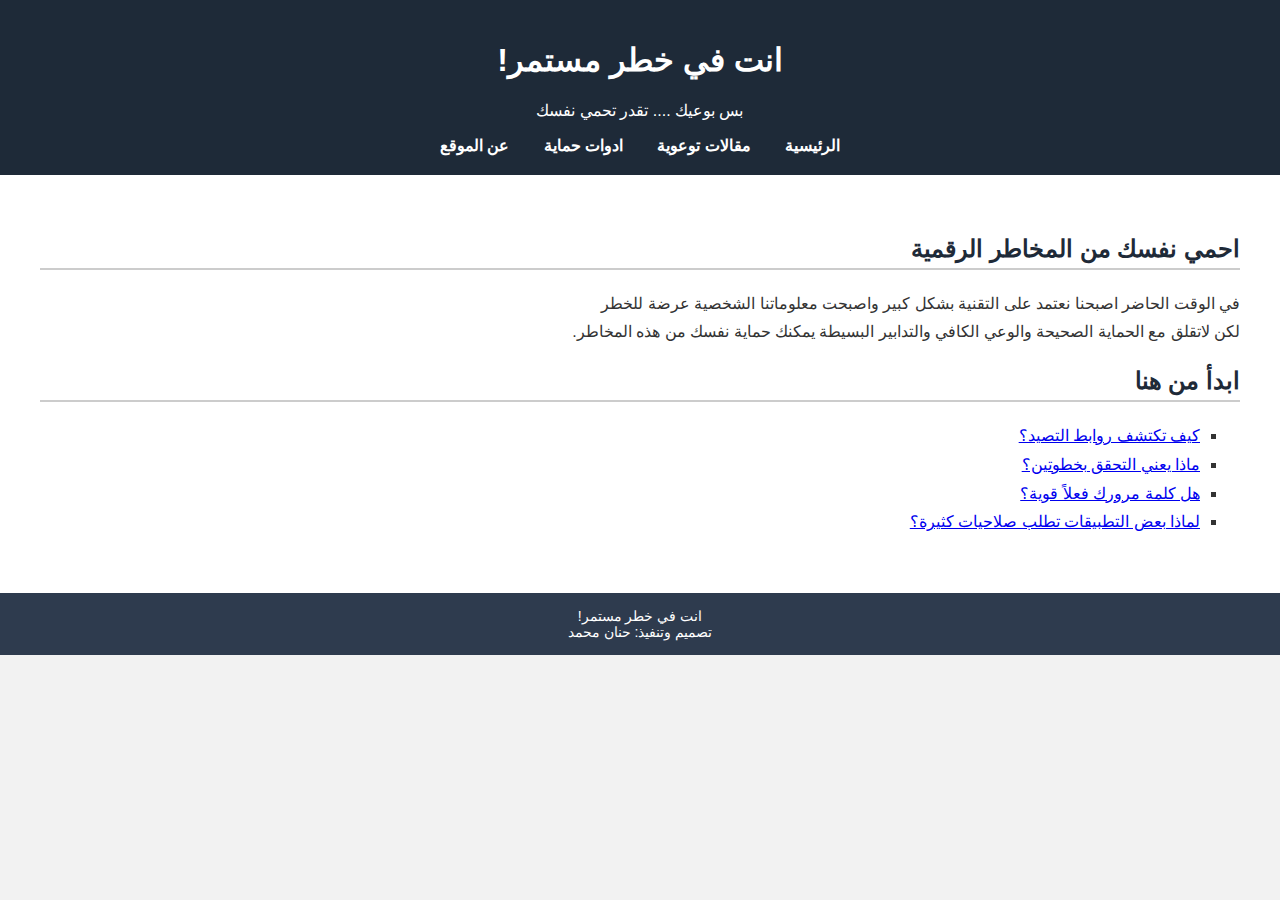
<file: index.html>
<!DOCTYPE html>
<html lang="ar">
<head>
    
    <title>SecureSteps</title>
    <link rel="stylesheet" href="style.css">
</head>
<body>
    <header>
        <h1> انت في خطر مستمر!</h1>
        <p> بس بوعيك .... تقدر تحمي نفسك</p>
        <nav>
            <a href="index.html"> الرئيسية</a>
            <a href="mg.html"> مقالات توعوية</a>
            <a href="ad.html"> ادوات حماية</a>
            <a href="an.html"> عن الموقع</a>
        </nav>
    </header>
    <main>
        <section>
            <h2>احمي نفسك من المخاطر الرقمية</h2>
            <p>في الوقت الحاضر اصبحنا نعتمد على التقنية بشكل كبير واصبحت معلوماتنا الشخصية عرضة للخطر<br> لكن لاتقلق مع الحماية الصحيحة والوعي الكافي
                والتدابير البسيطة يمكنك حماية نفسك من هذه المخاطر.
            </p>
        </section>
        <section>
            <h2>ابدأ من هنا</h2>
            <ul>
                <li><a href="kef.html">كيف تكتشف روابط التصيد؟</a></li>
                <li><a href="2fa.html">ماذا يعني التحقق بخطوتين؟</a></li>
                <li><a href="pas.html">هل كلمة مرورك فعلاً قوية؟</a></li>
                <li><a href="per.html">لماذا بعض التطبيقات تطلب صلاحيات كثيرة؟</a></li>
            </ul>
        </section>
    </main>
    <footer>  انت في خطر مستمر!
        <br> تصميم وتنفيذ: حنان محمد
            
    </footer>
</body>
</html>
</file>
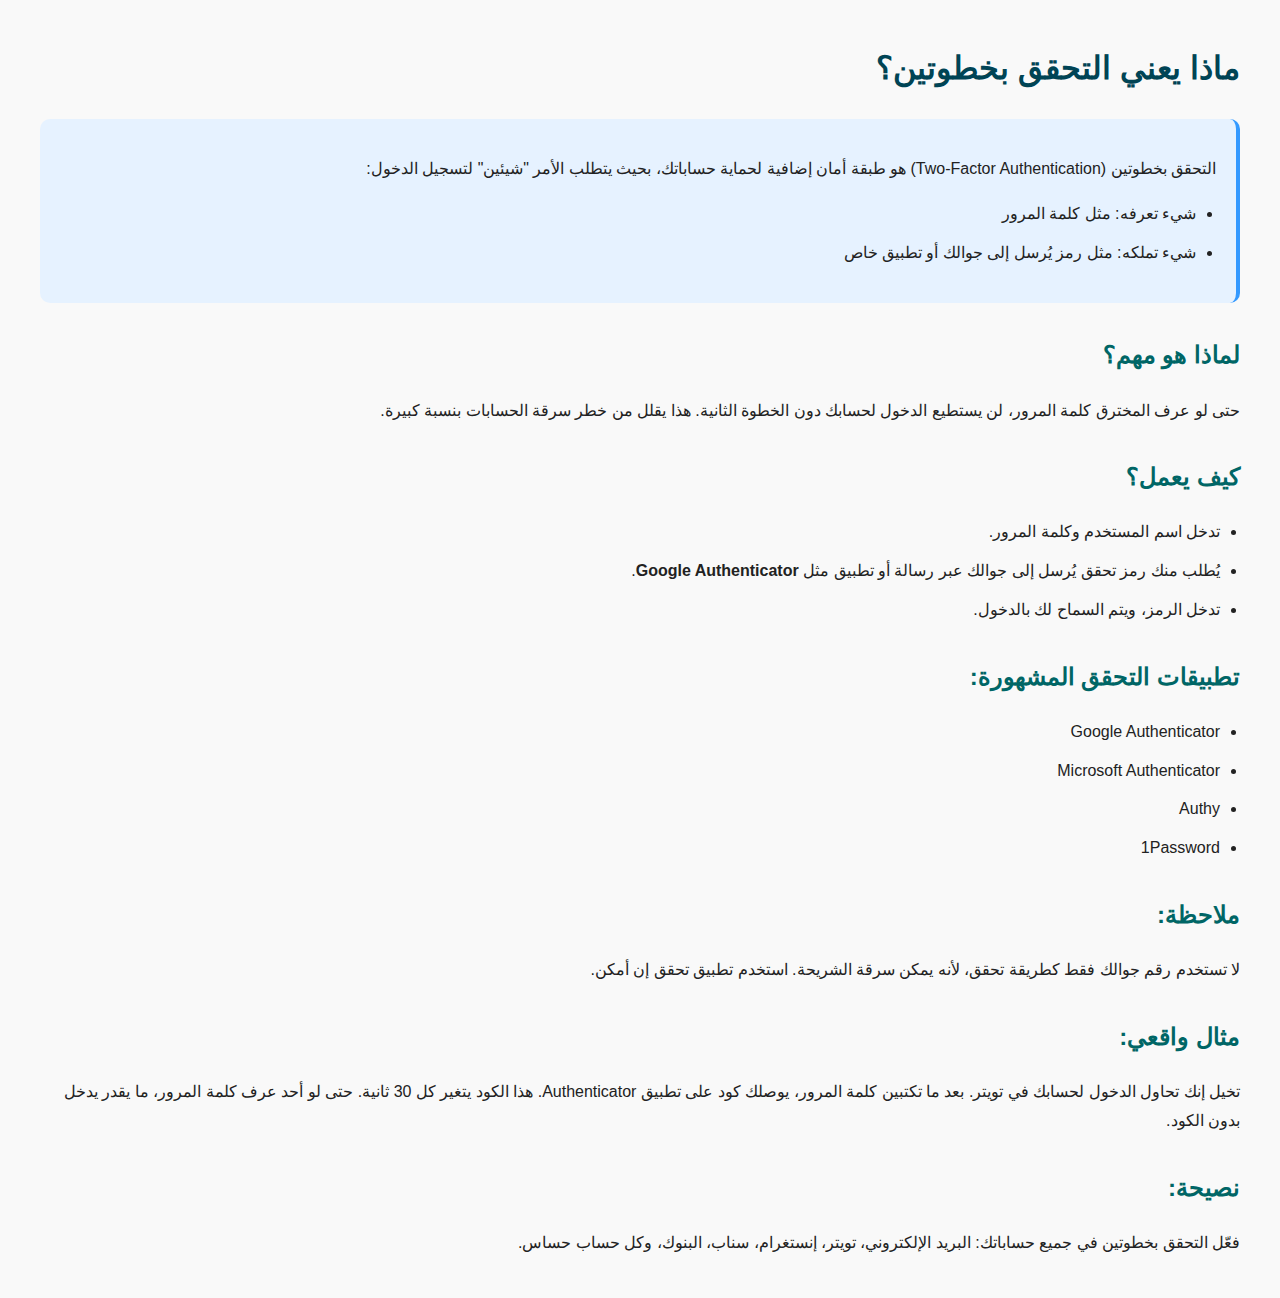
<file: 2fa.html>
<!DOCTYPE html>
<html lang="ar" dir="rtl">
<head>
  <meta charset="UTF-8">
  <title>SecureSteps</title>
  <style>
    body {
      font-family: 'Tajawal', sans-serif;
      background-color: #f9f9f9;
      color: #222;
      line-height: 1.8;
      margin: 40px;
    }
    h1 {
      color: #045;
    }
    h2 {
      color: #066;
      margin-top: 30px;
    }
    .box {
      background-color: #e6f2ff;
      border-right: 4px solid #3399ff;
      padding: 20px;
      margin-top: 20px;
      border-radius: 10px;
    }
    ul {
      padding-right: 20px;
    }
    li {
      margin-bottom: 10px;
    }
  </style>
</head>
<body>

  <h1>ماذا يعني التحقق بخطوتين؟</h1>

  <div class="box">
    <p>التحقق بخطوتين (Two-Factor Authentication) هو طبقة أمان إضافية لحماية حساباتك، بحيث يتطلب الأمر "شيئين" لتسجيل الدخول:</p>
    <ul>
      <li>شيء تعرفه: مثل كلمة المرور</li>
      <li>شيء تملكه: مثل رمز يُرسل إلى جوالك أو تطبيق خاص</li>
    </ul>
  </div>

  <h2> لماذا هو مهم؟</h2>
  <p>حتى لو عرف المخترق كلمة المرور، لن يستطيع الدخول لحسابك دون الخطوة الثانية. هذا يقلل من خطر سرقة الحسابات بنسبة كبيرة.</p>

  <h2> كيف يعمل؟</h2>
  <ul>
    <li>تدخل اسم المستخدم وكلمة المرور.</li>
    <li>يُطلب منك رمز تحقق يُرسل إلى جوالك عبر رسالة أو تطبيق مثل <strong>Google Authenticator</strong>.</li>
    <li>تدخل الرمز، ويتم السماح لك بالدخول.</li>
  </ul>

  <h2> تطبيقات التحقق المشهورة:</h2>
  <ul>
    <li>Google Authenticator</li>
    <li>Microsoft Authenticator</li>
    <li>Authy</li>
    <li>1Password</li>
  </ul>

  <h2>ملاحظة:</h2>
  <p>لا تستخدم رقم جوالك فقط كطريقة تحقق، لأنه يمكن سرقة الشريحة. استخدم تطبيق تحقق إن أمكن.</p>

  <h2> مثال واقعي:</h2>
  <p>تخيل إنك تحاول الدخول لحسابك في تويتر. بعد ما تكتبين كلمة المرور، يوصلك كود على تطبيق Authenticator. هذا الكود يتغير كل 30 ثانية. حتى لو أحد عرف كلمة المرور، ما يقدر يدخل بدون الكود.</p>

  <h2> نصيحة:</h2>
  <p>فعّل التحقق بخطوتين في جميع حساباتك: البريد الإلكتروني، تويتر، إنستغرام، سناب، البنوك، وكل حساب حساس.</p>

</body>
</html>
</file>
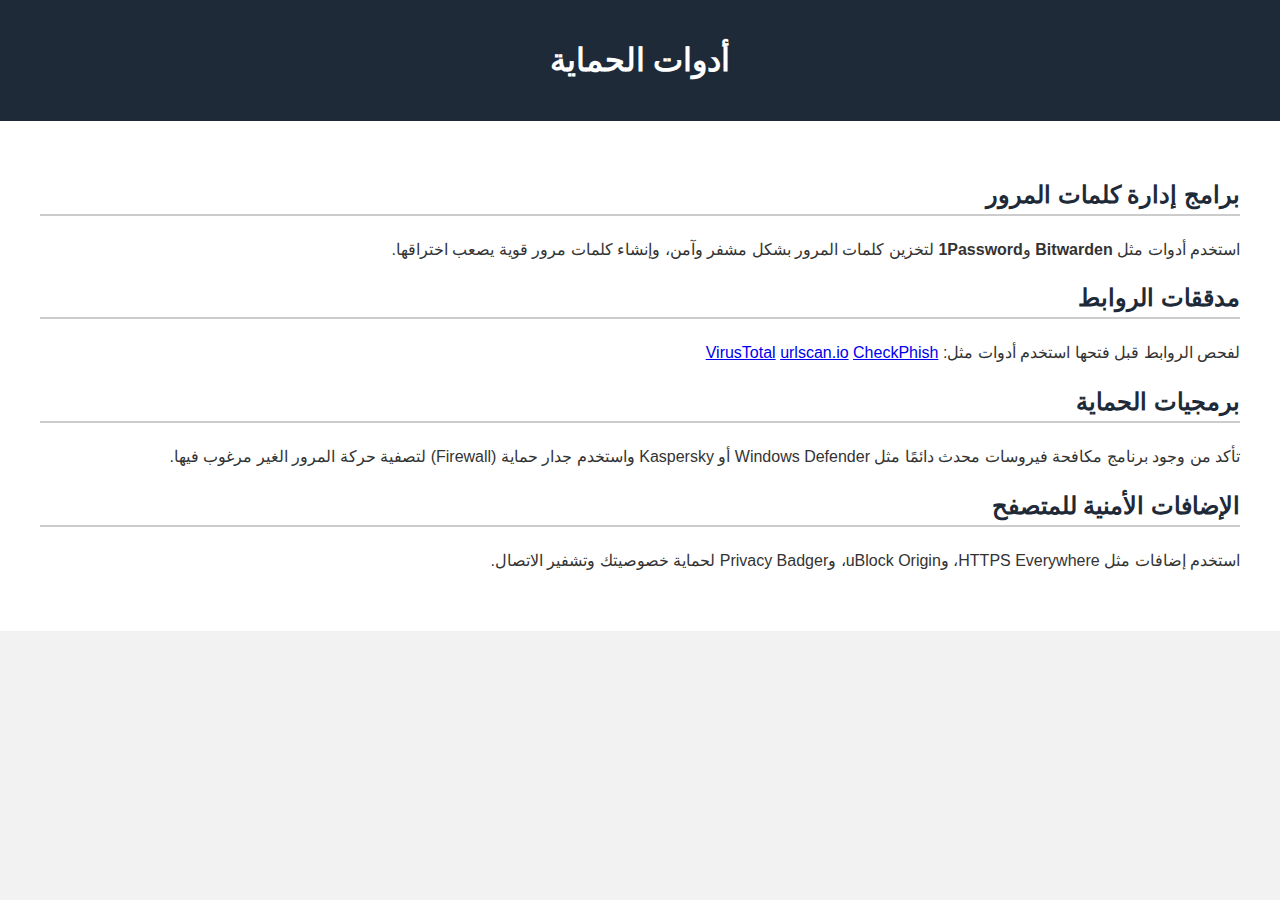
<file: ad.html>
<!DOCTYPE html>
<html lang="ar" dir="rtl">
<head>
  <meta charset="UTF-8" />
  <title>SecureSteps </title>
  <link rel="stylesheet" href="style.css" />
</head>
<body>
  <header>
    <h1>أدوات الحماية</h1>
  </header>

  <main>
    <section>
      <h2>برامج إدارة كلمات المرور</h2>
      <p>
        استخدم أدوات مثل <strong>Bitwarden</strong> و<strong>1Password</strong> لتخزين كلمات المرور بشكل مشفر وآمن، وإنشاء كلمات مرور قوية يصعب اختراقها.
      </p>
    </section>

    <section>
      <h2>مدققات الروابط</h2>
      <p>
        لفحص الروابط قبل فتحها استخدم أدوات مثل:  
        <a href="https://www.virustotal.com/" target="_blank">VirusTotal</a>  
        <a href="https://urlscan.io/" target="_blank">urlscan.io</a>  
        <a href="https://checkphish.ai/" target="_blank">CheckPhish</a>
      </p>
    </section>

    <section>
      <h2>برمجيات الحماية</h2>
      <p>
        تأكد من وجود برنامج مكافحة فيروسات محدث دائمًا مثل Windows Defender أو Kaspersky 
        واستخدم جدار حماية (Firewall) لتصفية حركة المرور الغير مرغوب فيها.
      </p>
    </section>

    <section>
      <h2>الإضافات الأمنية للمتصفح</h2>
      <p>
        استخدم إضافات مثل HTTPS Everywhere، وuBlock Origin، وPrivacy Badger لحماية خصوصيتك وتشفير الاتصال.
      </p>
    </section>
  </main>

 
</body>
</html>
</file>
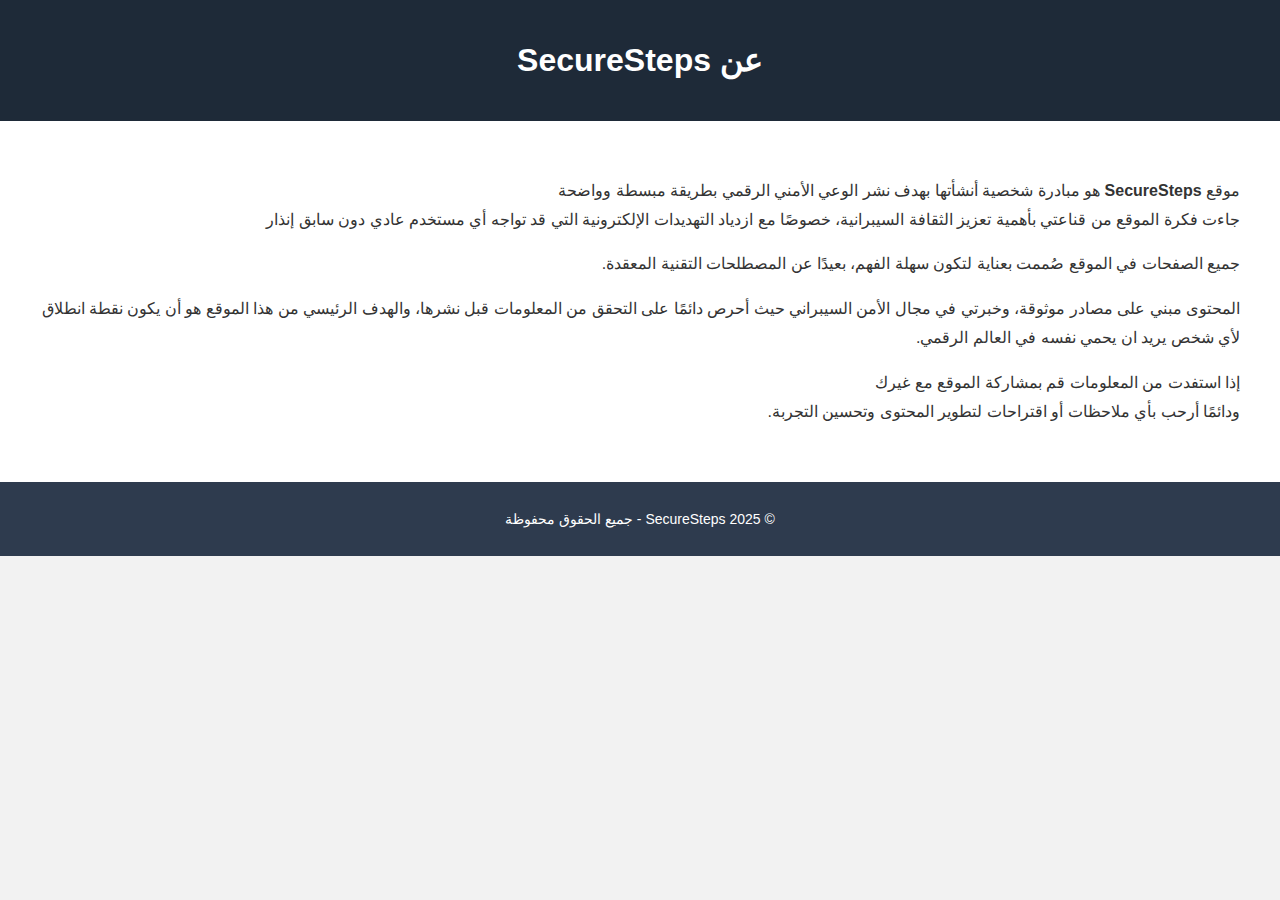
<file: an.html>
<!DOCTYPE html>
<html lang="ar" dir="rtl">
<head>
  <meta charset="UTF-8" />
  <title>SecureSteps | عن الموقع</title>
  <link rel="stylesheet" href="style.css" />
</head>
<body>
  <header>
    <h1>عن SecureSteps</h1>
  </header>

  <main>
    <section>
      <p>
        موقع <strong>SecureSteps</strong> هو مبادرة شخصية أنشأتها بهدف نشر الوعي الأمني الرقمي بطريقة مبسطة وواضحة<br>
        جاءت فكرة الموقع من قناعتي بأهمية تعزيز الثقافة السيبرانية، خصوصًا مع ازدياد التهديدات الإلكترونية التي قد تواجه أي مستخدم عادي دون سابق إنذار 
      </p>

      <p>
        جميع الصفحات في الموقع صُممت بعناية لتكون سهلة الفهم، بعيدًا عن المصطلحات التقنية المعقدة.  
        
      </p>

      <p>
        المحتوى مبني على مصادر موثوقة، وخبرتي  في مجال الأمن السيبراني حيث أحرص دائمًا على التحقق من المعلومات قبل نشرها،  
        والهدف الرئيسي من هذا الموقع هو أن يكون نقطة انطلاق لأي شخص يريد ان يحمي نفسه في العالم الرقمي.
      </p>

      <p>إذا استفدت من المعلومات قم بمشاركة الموقع مع غيرك<br> 
        ودائمًا أرحب بأي ملاحظات أو اقتراحات لتطوير المحتوى وتحسين التجربة.
      </p>
    </section>
  </main>

  <footer>
    <p>© 2025 SecureSteps - جميع الحقوق محفوظة</p>
  </footer>
</body>
</html>
</file>
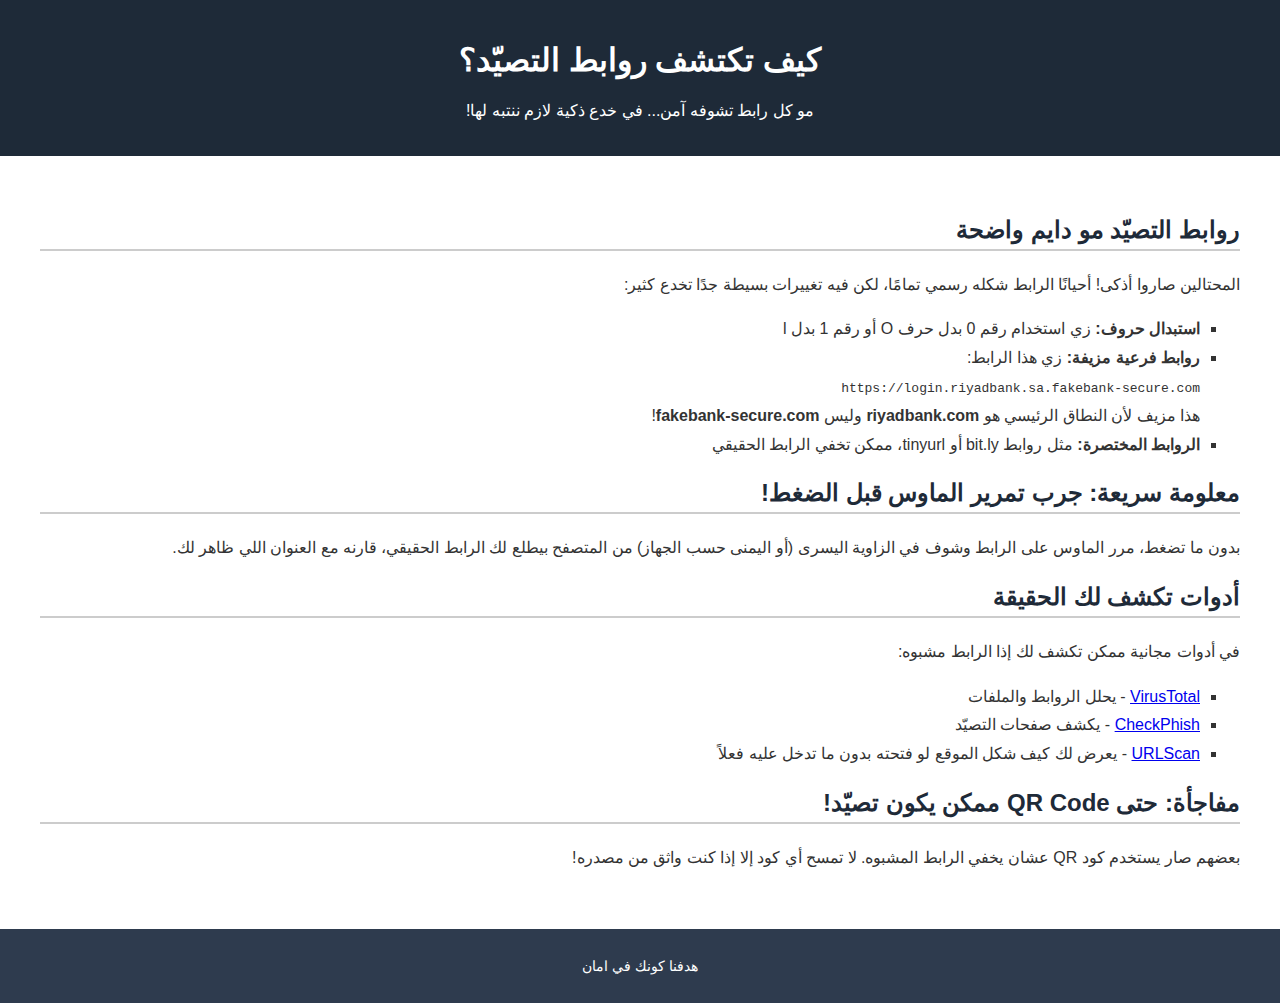
<file: kef.html>
<!DOCTYPE html>
<html lang="ar" dir="rtl">
<head>
    
    <title>SecureSteps</title>
    <link rel="stylesheet" href="style.css">
</head>
<body>
    <header>
        <h1>كيف تكتشف روابط التصيّد؟</h1>
        <p>مو كل رابط تشوفه آمن... في خدع ذكية لازم ننتبه لها!</p>
    </header>

    <main>
        <section>
            <h2>روابط التصيّد مو دايم واضحة</h2>
            <p>المحتالين صاروا أذكى! أحيانًا الرابط شكله رسمي تمامًا، لكن فيه تغييرات بسيطة جدًا تخدع كثير:</p>
            <ul>
                <li><b>استبدال حروف:</b> زي استخدام رقم 0 بدل حرف O أو رقم 1 بدل l</li>
                <li><b>روابط فرعية مزيفة:</b> زي هذا الرابط:
                    <br><code>https://login.riyadbank.sa.fakebank-secure.com</code>
                    <br>هذا مزيف لأن النطاق الرئيسي هو <b>riyadbank.com</b> وليس <b>fakebank-secure.com</b>!
                </li>
                <li><b>الروابط المختصرة:</b> مثل روابط bit.ly أو tinyurl، ممكن تخفي الرابط الحقيقي</li>
            </ul>
        </section>

        <section>
            <h2>معلومة سريعة: جرب تمرير الماوس قبل الضغط!</h2>
            <p>بدون ما تضغط، مرر الماوس على الرابط وشوف في الزاوية اليسرى (أو اليمنى حسب الجهاز) من المتصفح بيطلع لك الرابط الحقيقي، قارنه مع العنوان اللي ظاهر لك.</p>
        </section>

        <section>
            <h2>أدوات تكشف لك الحقيقة</h2>
            <p>في أدوات مجانية ممكن تكشف لك إذا الرابط مشبوه:</p>
            <ul>
                <li><a href="https://www.virustotal.com/" target="_blank">VirusTotal</a> - يحلل الروابط والملفات</li>
                <li><a href="https://checkphish.ai/" target="_blank">CheckPhish</a> - يكشف صفحات التصيّد</li>
                <li><a href="https://urlscan.io/" target="_blank">URLScan</a> - يعرض لك كيف شكل الموقع لو فتحته بدون ما تدخل عليه فعلاً</li>
            </ul>
        </section>

        <section>
            <h2>مفاجأة: حتى QR Code ممكن يكون تصيّد!</h2>
            <p>بعضهم صار يستخدم كود QR عشان يخفي الرابط المشبوه. لا تمسح أي كود إلا إذا كنت واثق من مصدره!</p>
        </section>
    </main>

    <footer>
        <p>هدفنا كونك في امان</p>
    </footer>
</body>
</html>
</file>
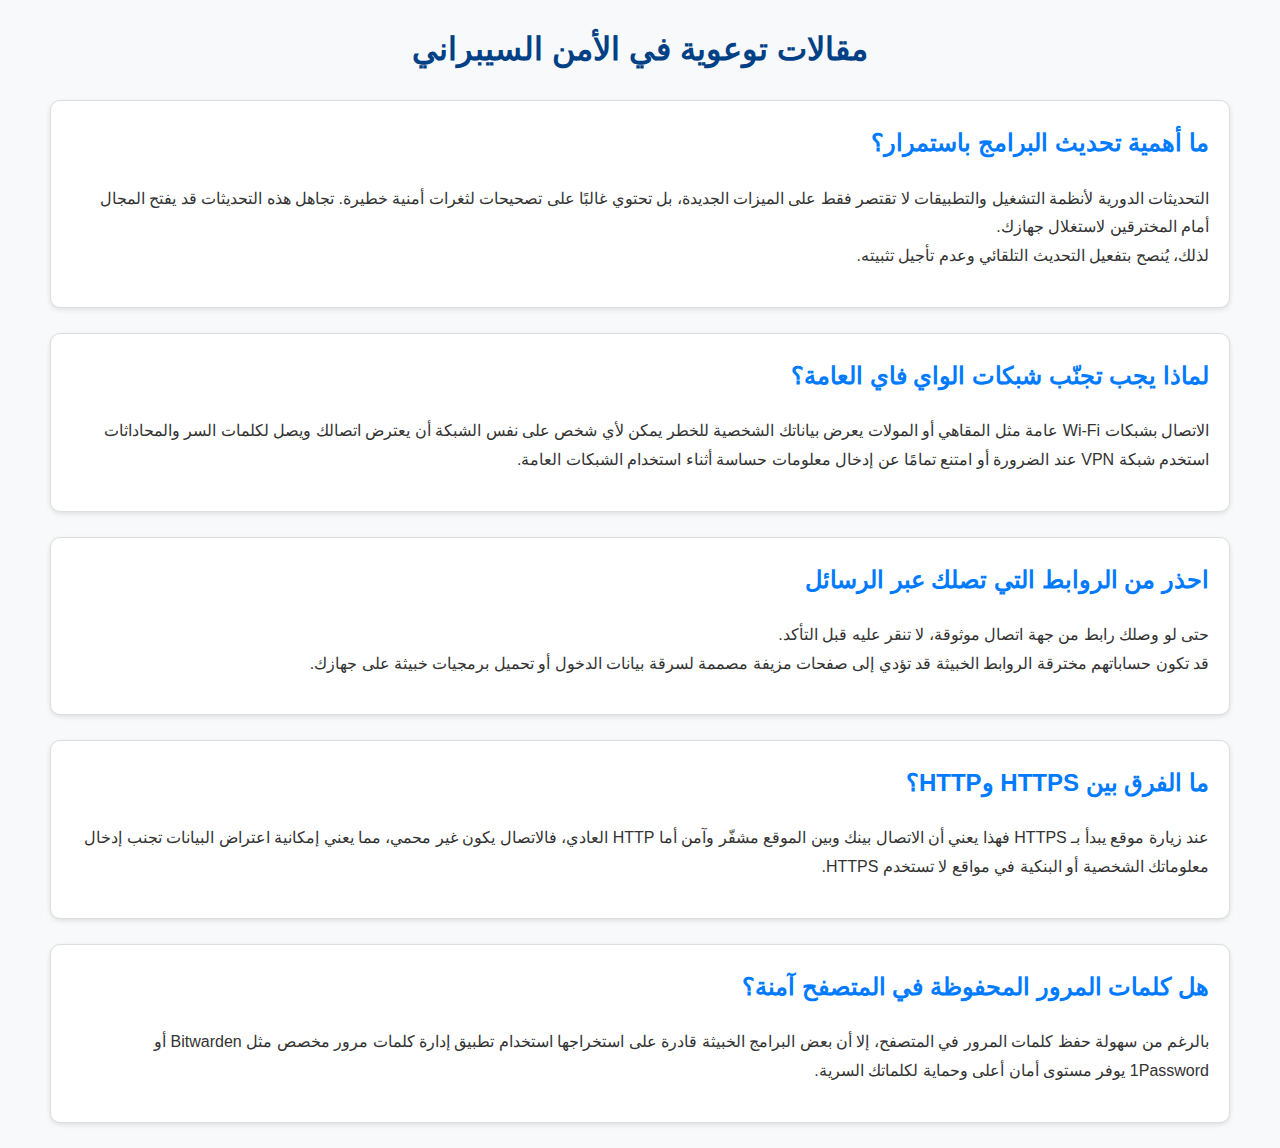
<file: mg.html>
<!DOCTYPE html>
<html lang="ar" dir="rtl">
<head>
  <meta charset="UTF-8">
  <title>SecureSteps</title>
  <style>
    body {
      font-family: Arial, sans-serif;
      background-color: #f8f9fa;
      margin: 20px;
      padding: 0 30px;
      color: #333;
      line-height: 1.8;
    }
    h1 {
      text-align: center;
      color: #004085;
    }
    .article {
      background-color: #fff;
      border: 1px solid #ddd;
      border-radius: 10px;
      padding: 20px;
      margin-bottom: 25px;
      box-shadow: 0 2px 5px rgba(0,0,0,0.1);
    }
    .article h2 {
      color: #007bff;
      margin-top: 0;
    }
  </style>
</head>
<body>

  <h1>مقالات توعوية في الأمن السيبراني</h1>

  <div class="article">
    <h2>ما أهمية تحديث البرامج باستمرار؟</h2>
    <p>
      التحديثات الدورية لأنظمة التشغيل والتطبيقات لا تقتصر فقط على الميزات الجديدة، بل تحتوي غالبًا على تصحيحات لثغرات أمنية خطيرة. 
      تجاهل هذه التحديثات قد يفتح المجال أمام المخترقين لاستغلال جهازك. <br>لذلك، يُنصح بتفعيل التحديث التلقائي وعدم تأجيل تثبيته.<br>
    </p>
  </div>

  <div class="article">
    <h2>لماذا يجب تجنّب شبكات الواي فاي العامة؟</h2>
    <p>
      الاتصال بشبكات Wi-Fi عامة مثل المقاهي أو المولات يعرض بياناتك الشخصية للخطر يمكن لأي شخص على نفس الشبكة أن يعترض اتصالك ويصل لكلمات السر والمحاداثات 
      استخدم شبكة VPN عند الضرورة أو امتنع تمامًا عن إدخال معلومات حساسة أثناء استخدام الشبكات العامة.
    </p>
  </div>

  <div class="article">
    <h2>احذر من الروابط التي تصلك عبر الرسائل</h2>
    <p>
      حتى لو وصلك رابط من جهة اتصال موثوقة، لا تنقر عليه قبل التأكد.<br> قد تكون حساباتهم مخترقة
      الروابط الخبيثة قد تؤدي إلى صفحات مزيفة مصممة لسرقة بيانات الدخول أو تحميل برمجيات خبيثة على جهازك.
    </p>
  </div>

  <div class="article">
    <h2>ما الفرق بين HTTPS وHTTP؟</h2>
    <p>
      عند زيارة موقع يبدأ بـ HTTPS فهذا يعني أن الاتصال بينك وبين الموقع مشفّر وآمن أما HTTP العادي، فالاتصال يكون غير محمي، مما يعني إمكانية اعتراض البيانات
      تجنب إدخال معلوماتك الشخصية أو البنكية في مواقع لا تستخدم HTTPS.
    </p>
  </div>

  <div class="article">
    <h2>هل كلمات المرور المحفوظة في المتصفح آمنة؟</h2>
    <p>
      بالرغم من سهولة حفظ كلمات المرور في المتصفح، إلا أن بعض البرامج الخبيثة قادرة على استخراجها
      استخدام تطبيق إدارة كلمات مرور مخصص مثل Bitwarden أو 1Password يوفر مستوى أمان أعلى وحماية لكلماتك السرية.
    </p>
  </div>

</body>
</html>
</file>
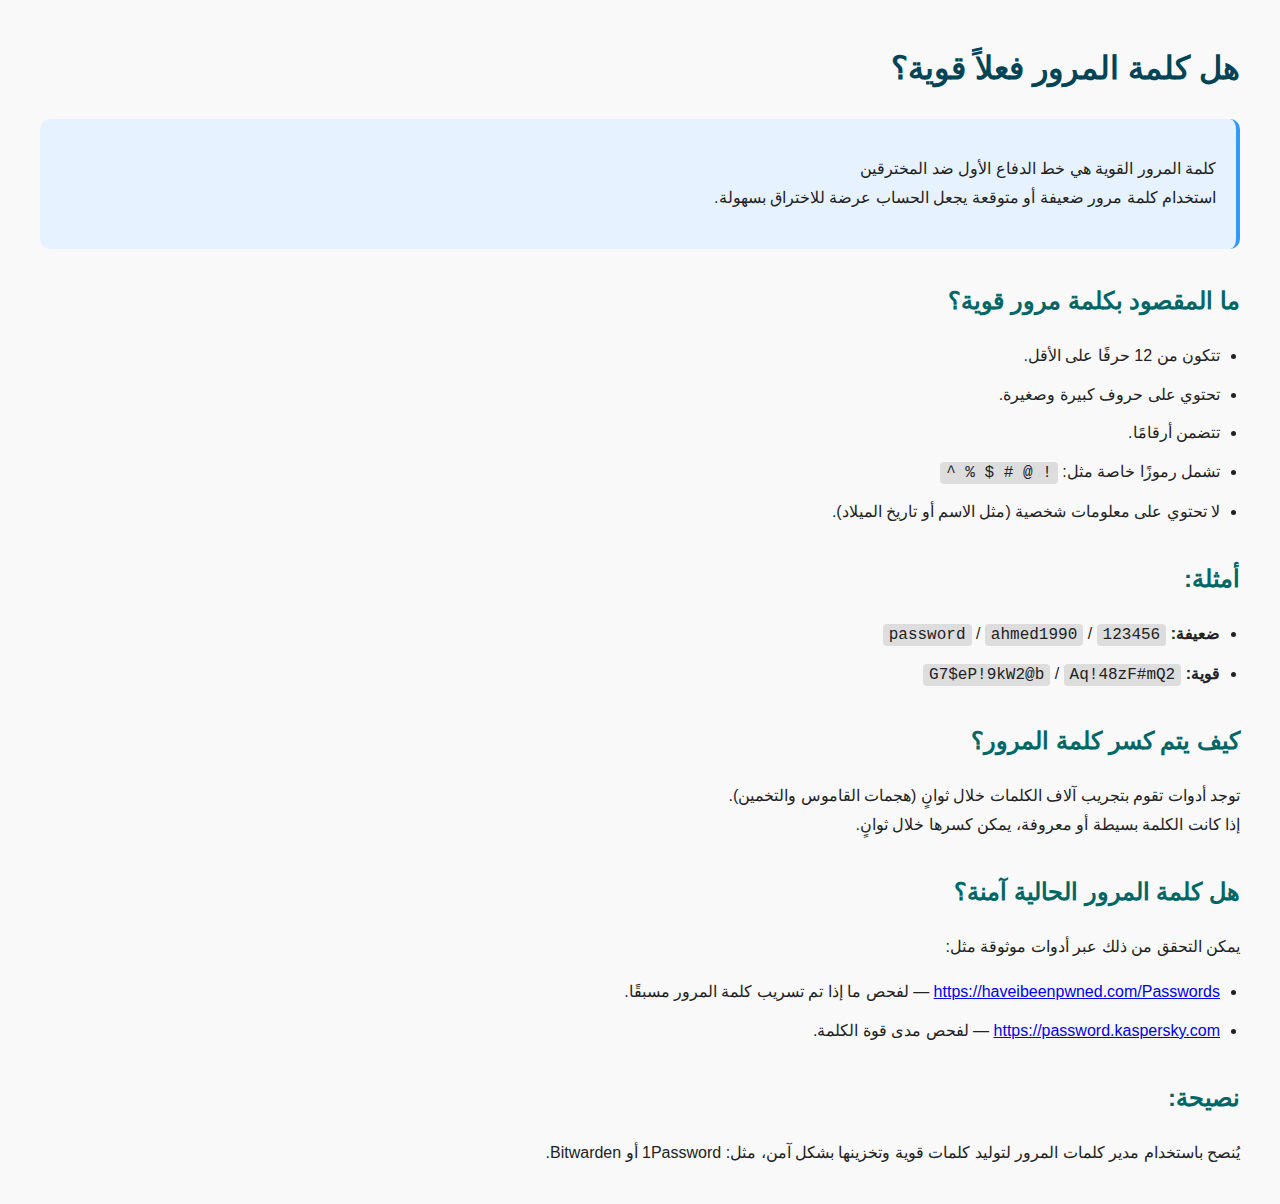
<file: pas.html>
<!DOCTYPE html>
<html lang="ar" dir="rtl">
<head>
  <meta charset="UTF-8">
  <title>SecureSteps</title>
  <style>
    body {
      font-family: 'Tajawal', sans-serif;
      background-color: #f9f9f9;
      color: #222;
      line-height: 1.8;
      margin: 40px;
    }
    h1 {
      color: #045;
    }
    h2 {
      color: #066;
      margin-top: 30px;
    }
    .box {
      background-color: #e6f2ff;
      border-right: 4px solid #3399ff;
      padding: 20px;
      margin-top: 20px;
      border-radius: 10px;
    }
    ul {
      padding-right: 20px;
    }
    li {
      margin-bottom: 10px;
    }
    code {
      background-color: #ddd;
      padding: 2px 6px;
      border-radius: 4px;
      font-size: 16px;
      direction: ltr;
    }
  </style>
</head>
<body>

  <h1>هل كلمة المرور فعلاً قوية؟</h1>

  <div class="box">
    <p>كلمة المرور القوية هي خط الدفاع الأول ضد المخترقين 
         <br>استخدام كلمة مرور ضعيفة أو متوقعة يجعل الحساب عرضة للاختراق بسهولة.</p>
  </div>

  <h2>ما المقصود بكلمة مرور قوية؟</h2>
  <ul>
    <li>تتكون من 12 حرفًا على الأقل.</li>
    <li>تحتوي على حروف كبيرة وصغيرة.</li>
    <li>تتضمن أرقامًا.</li>
    <li>تشمل رموزًا خاصة مثل: <code>! @ # $ % ^</code></li>
    <li>لا تحتوي على معلومات شخصية (مثل الاسم أو تاريخ الميلاد).</li>
  </ul>

  <h2>أمثلة:</h2>
  <ul>
    <li><strong>ضعيفة:</strong> <code>123456</code> / <code>password</code> / <code>ahmed1990</code></li>
    <li><strong>قوية:</strong> <code>G7$eP!9kW2@b</code> / <code>Aq!48zF#mQ2</code></li>
  </ul>

  <h2>كيف يتم كسر كلمة المرور؟</h2>
  <p>توجد أدوات تقوم بتجريب آلاف الكلمات خلال ثوانٍ (هجمات القاموس والتخمين). <br> إذا كانت الكلمة بسيطة أو معروفة، يمكن كسرها خلال ثوانٍ.</p>

  <h2>هل كلمة المرور الحالية آمنة؟</h2>
  <p>يمكن التحقق من ذلك عبر أدوات موثوقة مثل:</p>
  <ul>
    <li><a href="https://haveibeenpwned.com/Passwords" target="_blank">https://haveibeenpwned.com/Passwords</a> — لفحص ما إذا تم تسريب كلمة المرور مسبقًا.</li>
    <li><a href="https://password.kaspersky.com" target="_blank">https://password.kaspersky.com</a> — لفحص مدى قوة الكلمة.</li>
  </ul>

  <h2>نصيحة:</h2>
  <p>يُنصح باستخدام مدير كلمات المرور لتوليد كلمات قوية وتخزينها بشكل آمن، مثل: 1Password أو Bitwarden.</p>

</body>
</html>
</file>
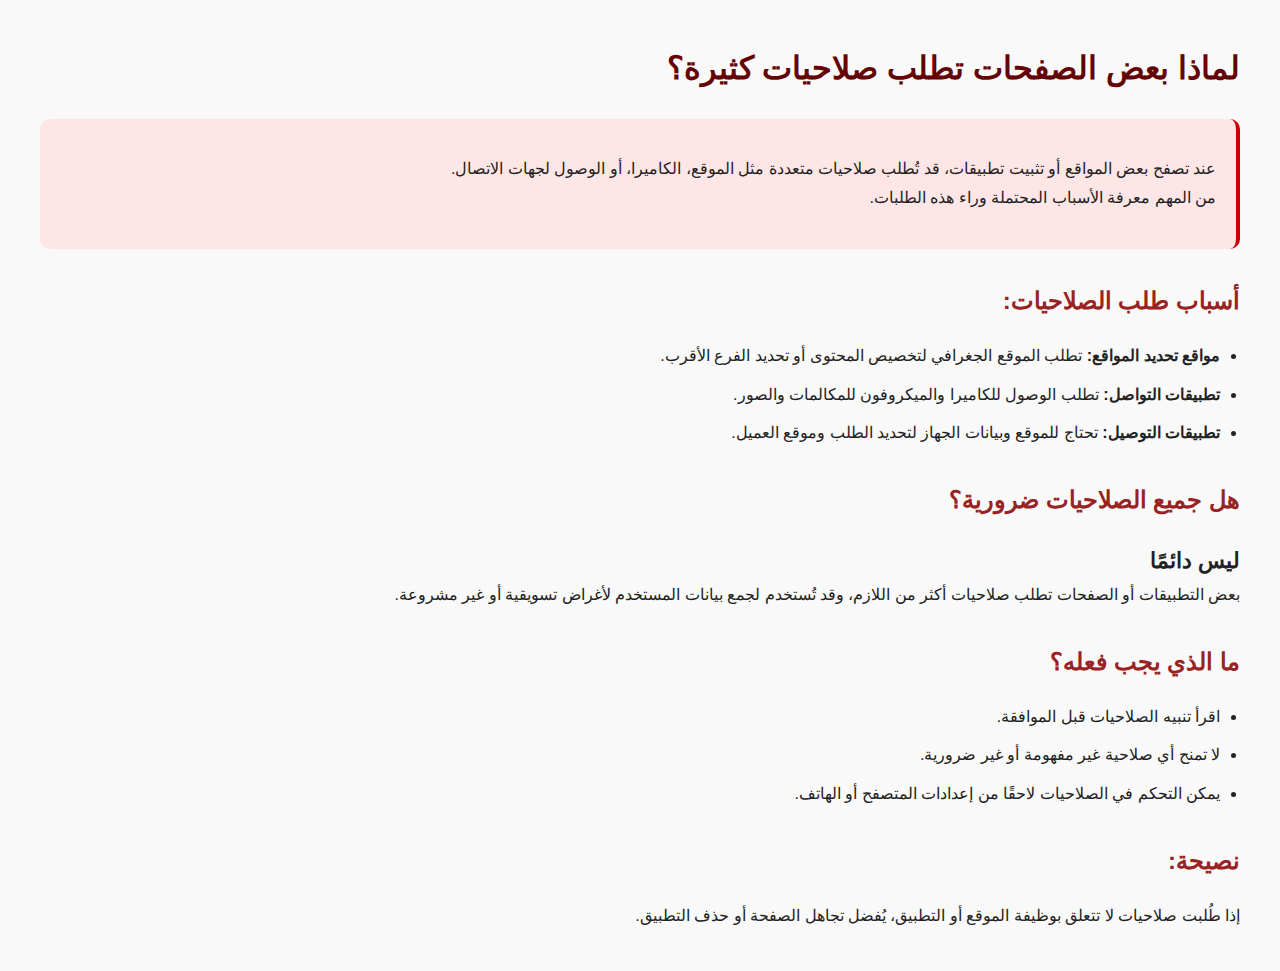
<file: per.html>
<!DOCTYPE html>
<html lang="ar" dir="rtl">
<head>
  <meta charset="UTF-8">
  <title>SecureSteps</title>
  <style>
    body {
      font-family: 'Tajawal', sans-serif;
      background-color: #f9f9f9;
      color: #222;
      line-height: 1.8;
      margin: 40px;
    }
    h1 {
      color: #640404;
    }
    h2 {
      color: #922;
      margin-top: 30px;
    }
    .box {
      background-color: #ffe6e6;
      border-right: 4px solid #cc0000;
      padding: 20px;
      margin-top: 20px;
      border-radius: 10px;
    }
    ul {
      padding-right: 20px;
    }
    li {
      margin-bottom: 10px;
    }
    code {
      background-color: #ddd;
      padding: 2px 6px;
      border-radius: 4px;
      font-size: 16px;
    }
  </style>
</head>
<body>

  <h1>لماذا بعض الصفحات تطلب صلاحيات كثيرة؟</h1>

  <div class="box">
    <p>عند تصفح بعض المواقع أو تثبيت تطبيقات، قد تُطلب صلاحيات متعددة مثل الموقع، الكاميرا، أو الوصول لجهات الاتصال.<br> من المهم معرفة الأسباب المحتملة وراء هذه الطلبات.</p>
  </div>

  <h2>أسباب طلب الصلاحيات:</h2>
  <ul>
    <li><strong>مواقع تحديد المواقع:</strong> تطلب الموقع الجغرافي لتخصيص المحتوى أو تحديد الفرع الأقرب.</li>
    <li><strong>تطبيقات التواصل:</strong> تطلب الوصول للكاميرا والميكروفون للمكالمات والصور.</li>
    <li><strong>تطبيقات التوصيل:</strong> تحتاج للموقع وبيانات الجهاز لتحديد الطلب وموقع العميل.</li>
  </ul>

  <h2>هل جميع الصلاحيات ضرورية؟</h2>
  <p><span style="font-size: 22px; font-weight: bold;">ليس دائمًا<br></span> بعض التطبيقات أو الصفحات تطلب صلاحيات أكثر من اللازم، وقد تُستخدم لجمع بيانات المستخدم لأغراض تسويقية أو غير مشروعة.</p>
  <h2>ما الذي يجب فعله؟</h2>
  <ul>
    <li>اقرأ تنبيه الصلاحيات قبل الموافقة.</li>
    <li>لا تمنح أي صلاحية غير مفهومة أو غير ضرورية.</li>
    <li>يمكن التحكم في الصلاحيات لاحقًا من إعدادات المتصفح أو الهاتف.</li>
  </ul>

  <h2>نصيحة:</h2>
  <p>إذا طُلبت صلاحيات لا تتعلق بوظيفة الموقع أو التطبيق، يُفضل تجاهل الصفحة أو حذف التطبيق.</p>

</body>
</html>
</file>
<file: style.css>
/* إعدادات عامة للصفحة */
body {
    direction: rtl;
    text-align: right;
    font-family: 'Segoe UI', Tahoma, Geneva, Verdana, sans-serif;
    background-color: #f2f2f2;
    margin: 0;
    padding: 0;
    color: #1a1a1a;
}

/* رأس الصفحة */
header {
    background-color: #1e2a38; /* كحلي غامق */
    color: white;
    padding: 20px;
    text-align: center;
}

/* شريط التنقل */
nav {
    margin-top: 10px;
}

nav a {
    color: white;
    text-decoration: none;
    margin: 0 15px;
    font-weight: bold;
    transition: color 0.3s ease;
}

nav a:hover {
    color: #dcdcdc; /* رمادي فاتح عند التمرير */
}

/* الأقسام الرئيسية */
main {
    padding: 40px;
    background-color: white;
}

/* العناوين داخل الأقسام */
section h2 {
    color: #1e2a38; /* نفس الكحلي */
    border-bottom: 2px solid #ccc;
    padding-bottom: 5px;
}

/* الفقرات */
section p, section ul {
    line-height: 1.8;
    color: #333;
}

/* قائمة النقاط */
ul {
    list-style-type: square;
    padding-left: 20px;
}

/* التذييل */
footer {
    background-color: #2e3b4e;
    color: white;
    text-align: center;
    padding: 15px;
    font-size: 14px;
}
</file>
